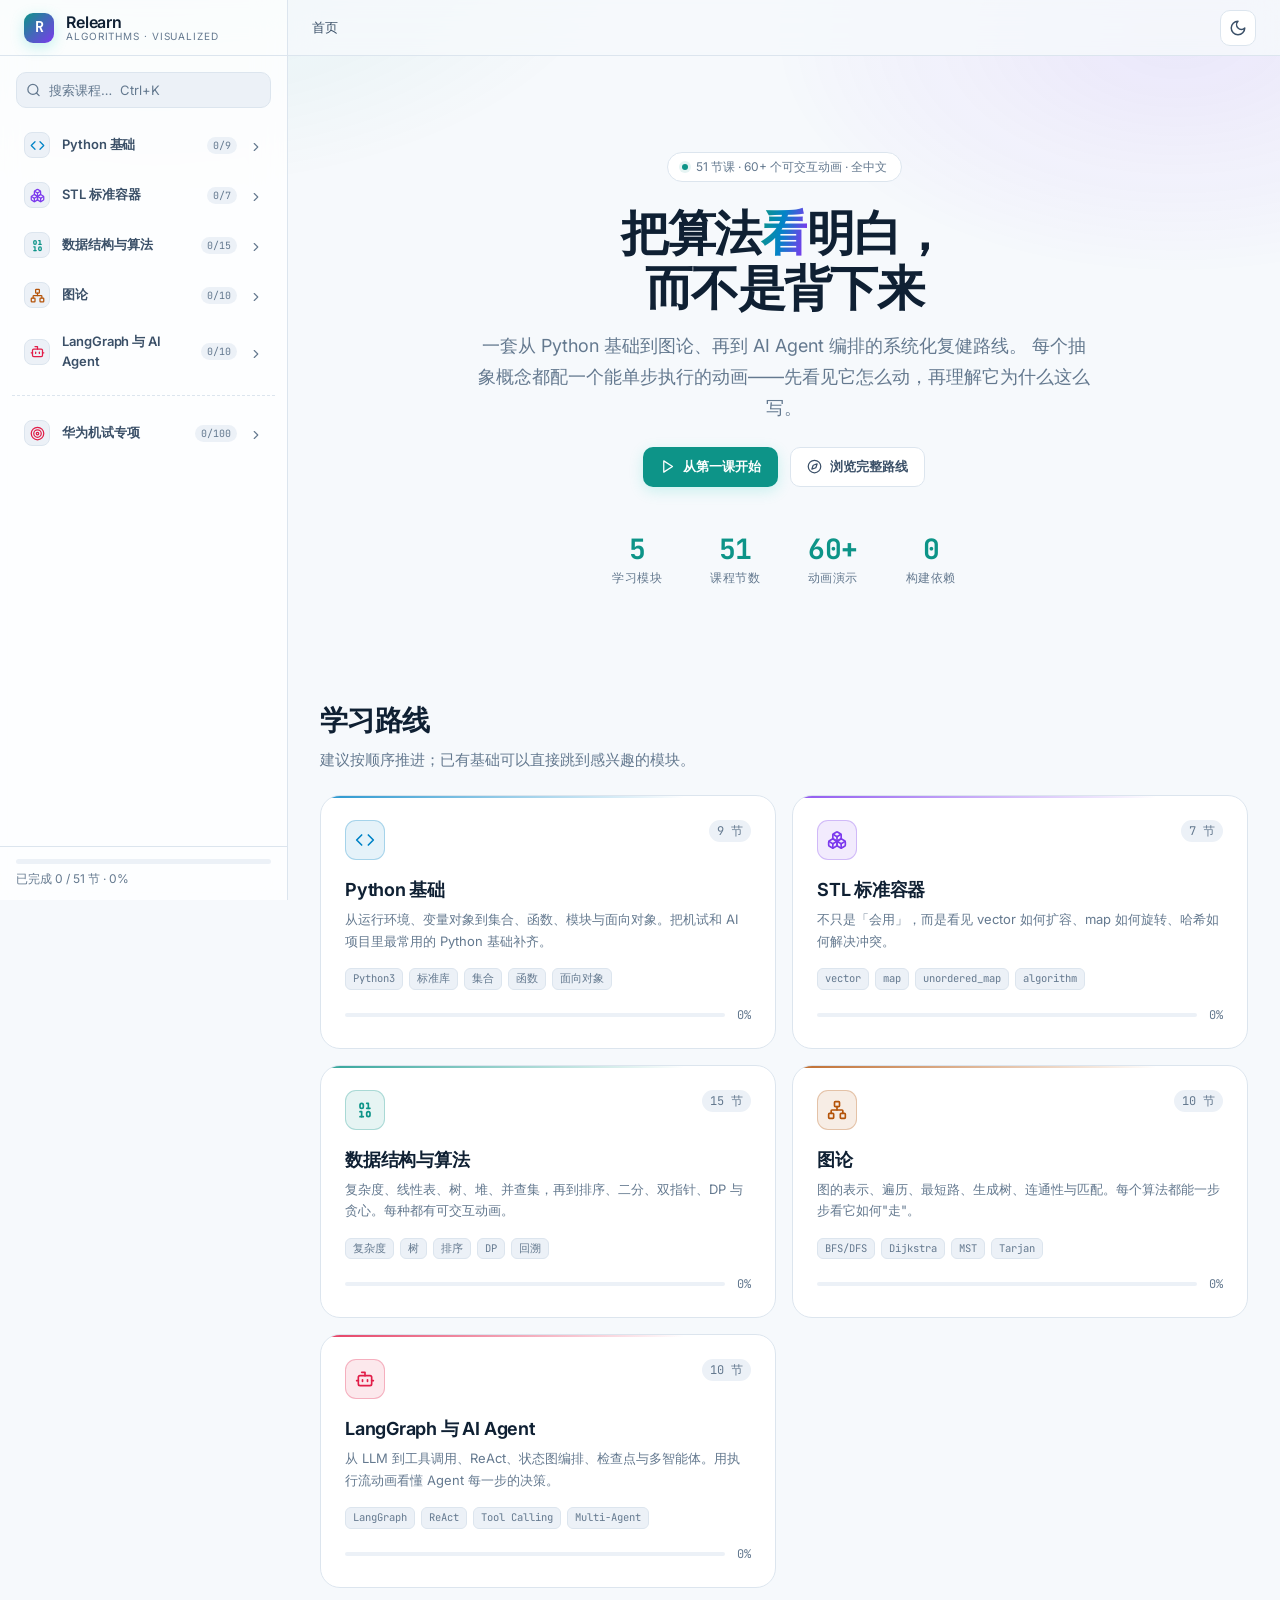
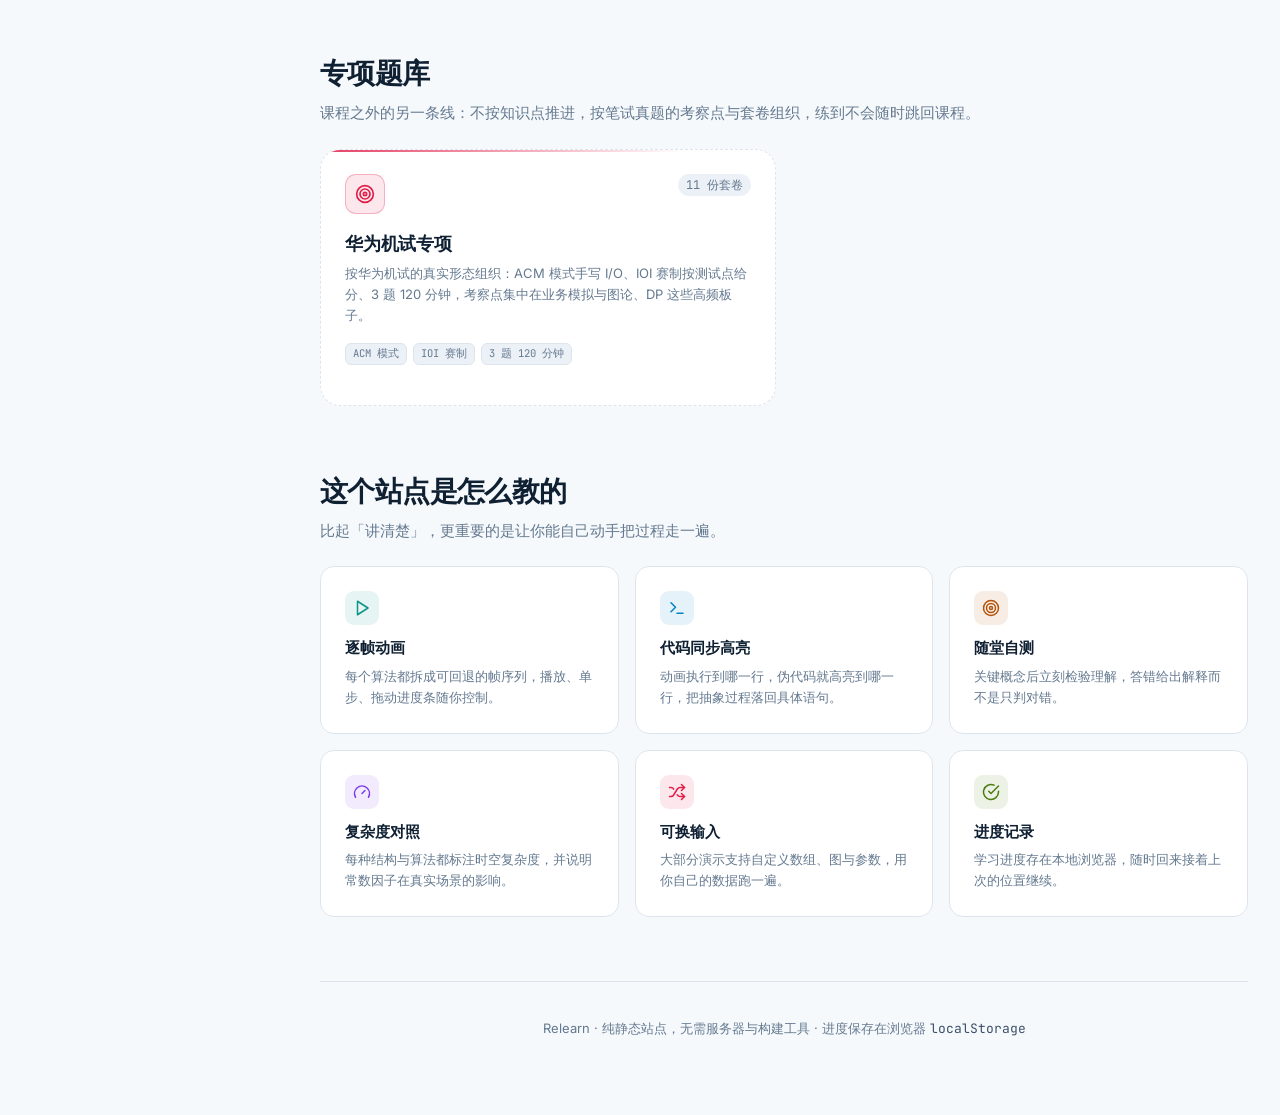
<file: index.html>
<!DOCTYPE html>
<html lang="zh-CN" data-theme="dark">
<head>
<meta charset="UTF-8">
<meta name="viewport" content="width=device-width, initial-scale=1, viewport-fit=cover">
<title>Relearn · 算法与 AI Agent 可视化学习</title>
<meta name="description" content="Python 基础、数据结构与算法、图论、LangGraph 与 AI Agent 的中文可视化学习站点，每个概念配可单步执行的动画。">
<meta name="color-scheme" content="dark light">

<link rel="preconnect" href="https://fonts.googleapis.com">
<link rel="preconnect" href="https://fonts.gstatic.com" crossorigin>
<link href="https://fonts.googleapis.com/css2?family=Inter:wght@300;400;500;600;700&family=JetBrains+Mono:wght@400;500;600;700&display=swap" rel="stylesheet">

<link rel="stylesheet" href="assets/css/tokens.css">
<link rel="stylesheet" href="assets/css/base.css">
<link rel="stylesheet" href="assets/css/prose.css">
<link rel="stylesheet" href="assets/css/viz.css">
<link rel="stylesheet" href="assets/css/home.css">

<link rel="icon" href="data:image/svg+xml,<svg xmlns='http://www.w3.org/2000/svg' viewBox='0 0 100 100'><rect width='100' height='100' rx='22' fill='%230D9488'/><text y='72' x='50' font-size='58' font-family='monospace' font-weight='700' fill='%23fff' text-anchor='middle'>R</text></svg>">
</head>
<body>

<div class="app">

  <!-- ============ 侧边栏 ============ -->
  <aside class="sidebar" id="sidebar">
    <a class="brand" href="#/">
      <span class="brand__mark">R</span>
      <span class="brand__text">
        <span class="brand__title">Relearn</span>
        <span class="brand__sub">Algorithms · Visualized</span>
      </span>
    </a>

    <div class="sidebar__search" style="position:relative">
      <div class="search-box">
        <span id="searchIco"></span>
        <input id="search" type="text" placeholder="搜索课程…  Ctrl+K" autocomplete="off" spellcheck="false" aria-label="搜索课程">
      </div>
      <div class="search-panel" id="searchPanel" role="listbox"></div>
    </div>

    <nav class="sidebar__nav" id="nav" aria-label="课程导航"></nav>

    <div class="sidebar__foot">
      <div class="progress-bar"><div class="progress-bar__fill" id="progFill"></div></div>
      <span id="progTxt">已完成 0 / 0 节</span>
    </div>
  </aside>

  <!-- ============ 主区 ============ -->
  <div class="main">
    <header class="topbar">
      <button class="icon-btn menu-btn" id="menuBtn" type="button" aria-label="打开导航"></button>
      <div class="topbar__crumb" id="crumb"></div>
      <div class="topbar__actions">
        <button class="icon-btn" id="themeBtn" type="button" aria-label="切换主题"></button>
      </div>
    </header>

    <main class="view" id="view"></main>
  </div>

</div>

<div class="scrim" id="scrim"></div>

<noscript>
  <div style="padding:40px;text-align:center;color:#B4C2DA">
    这个站点需要启用 JavaScript 才能运行动画与课程渲染。
  </div>
</noscript>

<script type="module" src="assets/js/app.js?v=py-basic-20260727"></script>
</body>
</html>
</file>
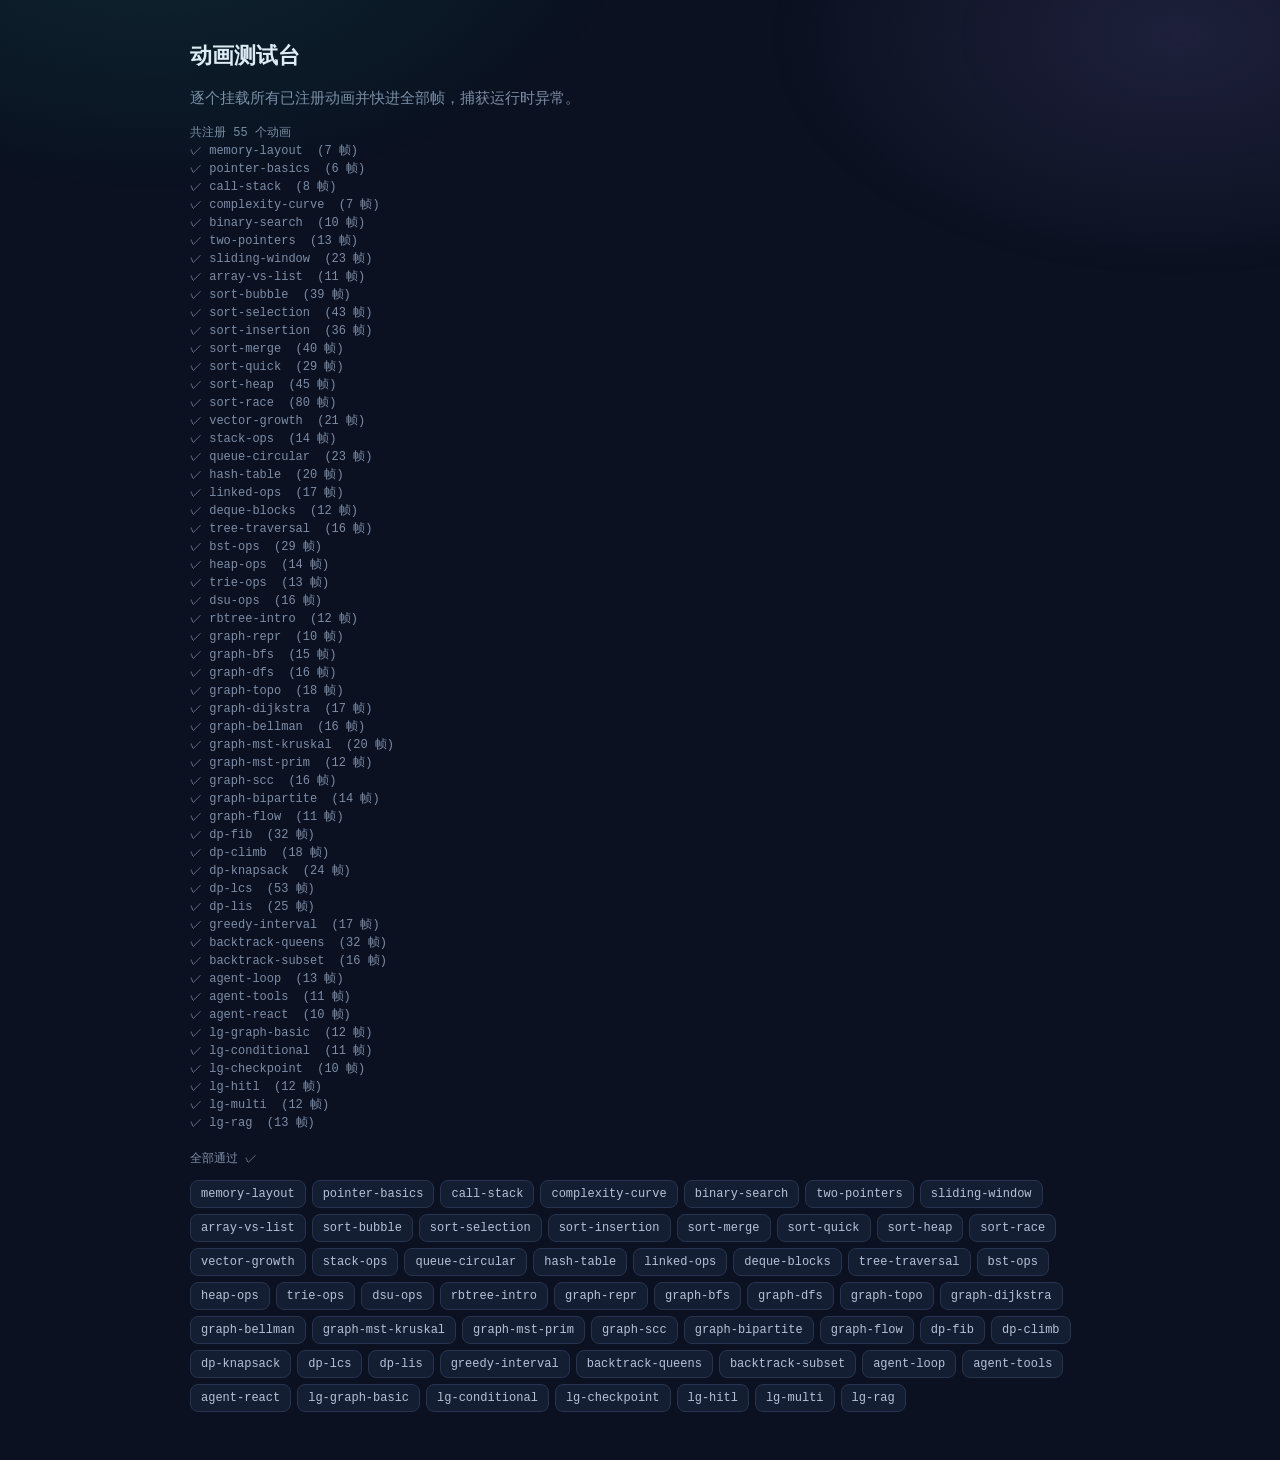
<file: tools/viz-test.html>
<!DOCTYPE html>
<html lang="zh-CN" data-theme="dark">
<head>
<meta charset="UTF-8">
<meta name="viewport" content="width=device-width, initial-scale=1">
<title>动画测试台 · Relearn</title>
<link rel="stylesheet" href="../assets/css/tokens.css">
<link rel="stylesheet" href="../assets/css/base.css">
<link rel="stylesheet" href="../assets/css/prose.css">
<link rel="stylesheet" href="../assets/css/viz.css">
<style>
  body { padding: 24px; }
  .wrap { max-width: 900px; margin: 0 auto; }
  h1 { font-size: 22px; }
  .kind-nav { display: flex; flex-wrap: wrap; gap: 6px; margin-bottom: 24px; }
  .kind-nav button {
    padding: 4px 10px; border-radius: 8px; border: 1px solid var(--border);
    background: var(--card); color: var(--fg-soft); font-size: 12px; font-family: var(--font-mono);
  }
  .kind-nav button:hover { border-color: var(--primary); color: var(--primary); }
  .kind-nav button.bad { border-color: var(--danger); color: var(--danger); }
  #report { font-family: var(--font-mono); font-size: 12px; color: var(--fg-muted); white-space: pre-wrap; margin: 12px 0; }
</style>
</head>
<body>
<div class="wrap">
  <h1>动画测试台</h1>
  <p style="color:var(--fg-muted)">逐个挂载所有已注册动画并快进全部帧，捕获运行时异常。</p>
  <div id="report">加载中…</div>
  <div class="kind-nav" id="nav"></div>
  <div id="stage"></div>
</div>
<script type="module">
import { mountViz, VIZ_KINDS } from '../assets/js/viz/index.js';

const report = document.getElementById('report');
const nav = document.getElementById('nav');
const stageBox = document.getElementById('stage');
const results = {};

async function smokeTest(kind) {
  // 挂载 → 快进每一帧 → 收集异常
  const host = document.createElement('div');
  stageBox.innerHTML = '';
  stageBox.appendChild(host);
  const errs = [];
  const origErr = console.error;
  console.error = (...a) => { errs.push(a.map(String).join(' ')); origErr(...a); };
  let p = null;
  try {
    p = mountViz(kind, host, {});
    if (!p) throw new Error('factory 返回空');
    const n = p.frames.length;
    for (let i = 0; i < n; i++) p.go(i, true);
    p.go(0, true);
    results[kind] = { ok: errs.length === 0, frames: n, errs };
  } catch (e) {
    results[kind] = { ok: false, frames: p?.frames?.length ?? 0, errs: [...errs, e.message] };
  } finally {
    console.error = origErr;
    p?.pause?.();
  }
  return results[kind];
}

function show(kind) {
  stageBox.innerHTML = '';
  const host = document.createElement('div');
  stageBox.appendChild(host);
  try { mountViz(kind, host, {}); } catch (e) { stageBox.textContent = `挂载失败: ${e.message}`; }
  location.hash = kind;
}

const lines = [`共注册 ${VIZ_KINDS.length} 个动画`];
report.textContent = lines.join('\n');

for (const kind of VIZ_KINDS) {
  const r = await smokeTest(kind);
  lines.push(`${r.ok ? '✓' : '✗'} ${kind}  (${r.frames} 帧)${r.errs.length ? '  ' + r.errs[0].slice(0, 120) : ''}`);
  report.textContent = lines.join('\n');
}

const bad = Object.entries(results).filter(([, r]) => !r.ok);
lines.push('', bad.length ? `${bad.length} 个动画有问题：${bad.map(([k]) => k).join(', ')}` : '全部通过 ✓');
report.textContent = lines.join('\n');
window.__VIZ_RESULTS__ = results;

VIZ_KINDS.forEach((k) => {
  const b = document.createElement('button');
  b.textContent = k;
  if (!results[k]?.ok) b.classList.add('bad');
  b.onclick = () => show(k);
  nav.appendChild(b);
});

stageBox.innerHTML = '';
if (location.hash.slice(1) && VIZ_KINDS.includes(location.hash.slice(1))) show(location.hash.slice(1));
</script>
</body>
</html>
</file>
<file: assets/css/tokens.css>
/* ============================================================
   Relearn 设计令牌
   深色优先的开发者工具风格：Slate 底 + Teal 主色 + Amber 强调
   ============================================================ */

:root {
  /* ---------- 色板：深色（默认） ---------- */
  --bg:            #0B1120;
  --bg-elev:       #111A2E;
  --card:          #141E33;
  --card-hover:    #1A2540;
  --muted:         #1B2740;
  --border:        #26344F;
  --border-strong: #3A4C6E;

  --fg:            #E8EEF9;
  --fg-soft:       #B4C2DA;
  --fg-muted:      #7D8DA8;

  --primary:       #2DD4BF;
  --primary-deep:  #0D9488;
  --primary-soft:  rgba(45, 212, 191, 0.12);
  --on-primary:    #06231F;

  --accent:        #FBBF24;
  --accent-soft:   rgba(251, 191, 36, 0.13);
  --on-accent:     #2A1D00;

  --violet:        #A78BFA;
  --violet-soft:   rgba(167, 139, 250, 0.14);
  --rose:          #FB7185;
  --rose-soft:     rgba(251, 113, 133, 0.13);
  --sky:           #38BDF8;
  --sky-soft:      rgba(56, 189, 248, 0.13);
  --lime:          #A3E635;
  --lime-soft:     rgba(163, 230, 53, 0.13);

  --ok:            #34D399;
  --ok-soft:       rgba(52, 211, 153, 0.13);
  --warn:          #FBBF24;
  --danger:        #F87171;
  --danger-soft:   rgba(248, 113, 113, 0.13);

  /* 可视化专用语义色（数据结构状态） */
  --viz-idle:      #33415C;
  --viz-idle-fg:   #C6D2E6;
  --viz-active:    #2DD4BF;   /* 当前操作对象 */
  --viz-compare:   #FBBF24;   /* 正在比较 */
  --viz-done:      #34D399;   /* 已完成/已确定 */
  --viz-visited:   #A78BFA;   /* 已访问 */
  --viz-path:      #FB7185;   /* 结果路径 */
  --viz-pivot:     #38BDF8;   /* 枢轴/关键元素 */
  --viz-dim:       #223052;   /* 淡出/无关 */

  /* 语法高亮 */
  --syn-key:       #FF7B9C;
  --syn-type:      #7DD3FC;
  --syn-str:       #A3E635;
  --syn-num:       #FBBF24;
  --syn-com:       #64748B;
  --syn-fn:        #C4B5FD;
  --syn-pre:       #F0ABFC;
  --syn-op:        #94A3B8;

  /* ---------- 排版 ---------- */
  --font-sans: "Inter", "IBM Plex Sans", -apple-system, BlinkMacSystemFont,
               "Segoe UI", "PingFang SC", "Microsoft YaHei", "Hiragino Sans GB",
               "Noto Sans SC", sans-serif;
  --font-mono: "JetBrains Mono", "Cascadia Code", "Fira Code", Consolas,
               "Courier New", "Noto Sans Mono SC", monospace;

  --fs-xs:   0.75rem;
  --fs-sm:   0.8125rem;
  --fs-base: 0.9375rem;
  --fs-md:   1rem;
  --fs-lg:   1.125rem;
  --fs-xl:   1.375rem;
  --fs-2xl:  1.75rem;
  --fs-3xl:  2.25rem;
  --fs-4xl:  3rem;

  --lh-tight: 1.25;
  --lh-base:  1.5;
  --lh-loose: 1.8;

  /* ---------- 间距（density 6/10：标准） ---------- */
  --sp-1:  4px;
  --sp-2:  8px;
  --sp-3:  12px;
  --sp-4:  16px;
  --sp-5:  24px;
  --sp-6:  32px;
  --sp-7:  48px;
  --sp-8:  64px;

  /* ---------- 圆角 / 阴影 ---------- */
  --r-sm: 6px;
  --r-md: 10px;
  --r-lg: 14px;
  --r-xl: 20px;
  --r-full: 999px;

  --shadow-sm: 0 1px 2px rgba(0, 0, 0, 0.3);
  --shadow-md: 0 4px 16px rgba(0, 0, 0, 0.35);
  --shadow-lg: 0 12px 40px rgba(0, 0, 0, 0.45);
  --shadow-glow: 0 0 0 1px var(--primary-soft), 0 8px 30px rgba(45, 212, 191, 0.12);

  /* ---------- 动效 ---------- */
  --ease-out: cubic-bezier(0.16, 1, 0.3, 1);
  --ease-io:  cubic-bezier(0.4, 0, 0.2, 1);
  --t-fast:   140ms;
  --t-base:   220ms;
  --t-slow:   380ms;

  /* ---------- 布局 ---------- */
  --sidebar-w: 288px;
  --topbar-h:  56px;
  --toc-w:     220px;
  --content-max: 860px;
}

/* ---------- 浅色主题 ---------- */
[data-theme="light"] {
  --bg:            #F6F9FC;
  --bg-elev:       #FFFFFF;
  --card:          #FFFFFF;
  --card-hover:    #F1F6FA;
  --muted:         #ECF1F7;
  --border:        #DCE5EE;
  --border-strong: #B9C7D8;

  --fg:            #0F2033;
  --fg-soft:       #3B5068;
  --fg-muted:      #64798F;

  --primary:       #0D9488;
  --primary-deep:  #0F766E;
  --primary-soft:  rgba(13, 148, 136, 0.10);
  --on-primary:    #FFFFFF;

  --accent:        #B45309;
  --accent-soft:   rgba(180, 83, 9, 0.10);
  --on-accent:     #FFFFFF;

  --violet:        #7C3AED;
  --violet-soft:   rgba(124, 58, 237, 0.10);
  --rose:          #E11D48;
  --rose-soft:     rgba(225, 29, 72, 0.10);
  --sky:           #0284C7;
  --sky-soft:      rgba(2, 132, 199, 0.10);
  --lime:          #4D7C0F;
  --lime-soft:     rgba(77, 124, 15, 0.10);

  --ok:            #047857;
  --ok-soft:       rgba(4, 120, 87, 0.10);
  --warn:          #B45309;
  --danger:        #DC2626;
  --danger-soft:   rgba(220, 38, 38, 0.10);

  --viz-idle:      #CBD8E6;
  --viz-idle-fg:   #1E293B;
  --viz-active:    #0D9488;
  --viz-compare:   #B45309;
  --viz-done:      #047857;
  --viz-visited:   #7C3AED;
  --viz-path:      #E11D48;
  --viz-pivot:     #0284C7;
  --viz-dim:       #E4EBF2;

  --syn-key:       #BE185D;
  --syn-type:      #0369A1;
  --syn-str:       #3F6212;
  --syn-num:       #B45309;
  --syn-com:       #6B7C93;
  --syn-fn:        #6D28D9;
  --syn-pre:       #A21CAF;
  --syn-op:        #475569;

  --shadow-sm: 0 1px 2px rgba(15, 32, 51, 0.06);
  --shadow-md: 0 4px 16px rgba(15, 32, 51, 0.08);
  --shadow-lg: 0 12px 40px rgba(15, 32, 51, 0.12);
  --shadow-glow: 0 0 0 1px var(--primary-soft), 0 8px 30px rgba(13, 148, 136, 0.10);
}
</file>
<file: assets/css/base.css>
/* ============================================================
   Relearn 基础样式：重置、排版、布局骨架、导航
   ============================================================ */

*, *::before, *::after { box-sizing: border-box; }

html {
  -webkit-text-size-adjust: 100%;
  scroll-behavior: smooth;
}

body {
  margin: 0;
  font-family: var(--font-sans);
  font-size: var(--fs-base);
  line-height: var(--lh-base);
  color: var(--fg);
  background: var(--bg);
  -webkit-font-smoothing: antialiased;
  -moz-osx-font-smoothing: grayscale;
  overflow-x: hidden;
}

::selection { background: var(--primary-soft); color: var(--fg); }

/* 滚动条 */
* { scrollbar-width: thin; scrollbar-color: var(--border-strong) transparent; }
::-webkit-scrollbar { width: 10px; height: 10px; }
::-webkit-scrollbar-track { background: transparent; }
::-webkit-scrollbar-thumb {
  background: var(--border);
  border-radius: var(--r-full);
  border: 2px solid var(--bg);
}
::-webkit-scrollbar-thumb:hover { background: var(--border-strong); }

a { color: var(--primary); text-decoration: none; }
a:hover { text-decoration: underline; }

button, input, select, textarea { font: inherit; color: inherit; }
button { cursor: pointer; }

:focus-visible {
  outline: 2px solid var(--primary);
  outline-offset: 2px;
  border-radius: var(--r-sm);
}

/* 背景氛围光 */
body::before {
  content: "";
  position: fixed;
  inset: 0;
  pointer-events: none;
  z-index: 0;
  background:
    radial-gradient(760px 420px at 12% -8%, var(--primary-soft), transparent 65%),
    radial-gradient(680px 400px at 92% 4%, var(--violet-soft), transparent 62%);
  opacity: 0.9;
}

/* ============================================================
   应用骨架
   ============================================================ */

.app {
  position: relative;
  z-index: 1;
  display: grid;
  grid-template-columns: var(--sidebar-w) minmax(0, 1fr);
  min-height: 100vh;
}

/* ---------- 顶栏 ---------- */
.topbar {
  position: sticky;
  top: 0;
  z-index: 40;
  height: var(--topbar-h);
  display: flex;
  align-items: center;
  gap: var(--sp-3);
  padding: 0 var(--sp-5);
  background: color-mix(in srgb, var(--bg) 82%, transparent);
  backdrop-filter: blur(14px);
  -webkit-backdrop-filter: blur(14px);
  border-bottom: 1px solid var(--border);
}

.topbar__crumb {
  font-size: var(--fs-sm);
  color: var(--fg-muted);
  display: flex;
  align-items: center;
  gap: var(--sp-2);
  min-width: 0;
  flex: 1;
}
.topbar__crumb b { color: var(--fg-soft); font-weight: 500; }
.topbar__crumb .sep { opacity: 0.5; }

.topbar__actions { display: flex; align-items: center; gap: var(--sp-2); }

.icon-btn {
  display: inline-flex;
  align-items: center;
  justify-content: center;
  width: 36px;
  height: 36px;
  border-radius: var(--r-md);
  border: 1px solid var(--border);
  background: var(--card);
  color: var(--fg-soft);
  transition: background var(--t-fast) var(--ease-io),
              color var(--t-fast) var(--ease-io),
              border-color var(--t-fast) var(--ease-io);
}
.icon-btn:hover { background: var(--card-hover); color: var(--fg); border-color: var(--border-strong); }
.icon-btn svg { width: 18px; height: 18px; }

.menu-btn { display: none; }

/* ---------- 侧边栏 ---------- */
.sidebar {
  position: sticky;
  top: 0;
  height: 100vh;
  display: flex;
  flex-direction: column;
  background: color-mix(in srgb, var(--bg-elev) 78%, transparent);
  backdrop-filter: blur(16px);
  -webkit-backdrop-filter: blur(16px);
  border-right: 1px solid var(--border);
  z-index: 50;
}

.brand {
  display: flex;
  align-items: center;
  gap: var(--sp-3);
  height: var(--topbar-h);
  padding: 0 var(--sp-5);
  border-bottom: 1px solid var(--border);
  flex-shrink: 0;
  text-decoration: none;
}
.brand:hover { text-decoration: none; }

.brand__mark {
  width: 30px; height: 30px;
  border-radius: 9px;
  background: linear-gradient(135deg, var(--primary), var(--violet));
  display: grid; place-items: center;
  color: var(--on-primary);
  font-weight: 700;
  font-size: 15px;
  font-family: var(--font-mono);
  flex-shrink: 0;
  box-shadow: 0 4px 14px rgba(45, 212, 191, 0.28);
}
.brand__text { display: flex; flex-direction: column; line-height: 1.15; min-width: 0; }
.brand__title { font-weight: 600; font-size: var(--fs-md); color: var(--fg); letter-spacing: -0.01em; }
.brand__sub { font-size: 10px; color: var(--fg-muted); letter-spacing: 0.09em; text-transform: uppercase; }

.sidebar__search { padding: var(--sp-4) var(--sp-4) var(--sp-2); flex-shrink: 0; }

.search-box { position: relative; }
.search-box svg {
  position: absolute; left: 10px; top: 50%;
  transform: translateY(-50%);
  width: 15px; height: 15px;
  color: var(--fg-muted);
  pointer-events: none;
}
.search-box input {
  width: 100%;
  height: 36px;
  padding: 0 var(--sp-3) 0 32px;
  border-radius: var(--r-md);
  border: 1px solid var(--border);
  background: var(--muted);
  color: var(--fg);
  font-size: var(--fs-sm);
  transition: border-color var(--t-fast) var(--ease-io), background var(--t-fast) var(--ease-io);
}
.search-box input::placeholder { color: var(--fg-muted); }
.search-box input:focus {
  outline: none;
  border-color: var(--primary);
  background: var(--card);
  box-shadow: 0 0 0 3px var(--primary-soft);
}

.sidebar__nav {
  flex: 1;
  overflow-y: auto;
  padding: var(--sp-2) var(--sp-3) var(--sp-6);
}

.nav-group { margin-bottom: var(--sp-2); }

.nav-group__head {
  width: 100%;
  display: flex;
  align-items: center;
  gap: var(--sp-3);
  padding: var(--sp-2) var(--sp-3);
  border: none;
  background: transparent;
  border-radius: var(--r-md);
  text-align: left;
  color: var(--fg-soft);
  transition: background var(--t-fast) var(--ease-io), color var(--t-fast) var(--ease-io);
}
.nav-group__head:hover { background: var(--card); color: var(--fg); }

.nav-group__icon {
  width: 26px; height: 26px;
  flex-shrink: 0;
  display: grid; place-items: center;
  border-radius: 8px;
  background: var(--muted);
  color: var(--tone, var(--primary));
  border: 1px solid var(--border);
}
.nav-group__icon svg { width: 15px; height: 15px; }

.nav-group__label { flex: 1; font-size: var(--fs-sm); font-weight: 600; letter-spacing: -0.005em; }

.nav-group__count {
  font-size: 10px;
  font-family: var(--font-mono);
  color: var(--fg-muted);
  background: var(--muted);
  padding: 1px 6px;
  border-radius: var(--r-full);
  flex-shrink: 0;
}

.nav-group__chev {
  width: 14px; height: 14px;
  flex-shrink: 0;
  color: var(--fg-muted);
  transition: transform var(--t-base) var(--ease-io);
}
.nav-group.is-open .nav-group__chev { transform: rotate(90deg); }

.nav-group__items {
  display: none;
  padding: var(--sp-1) 0 var(--sp-2) 0;
  margin-left: 26px;
  border-left: 1px solid var(--border);
}
.nav-group.is-open .nav-group__items { display: block; animation: navIn var(--t-base) var(--ease-out); }

@keyframes navIn {
  from { opacity: 0; transform: translateY(-4px); }
  to   { opacity: 1; transform: translateY(0); }
}

.nav-item {
  display: flex;
  align-items: center;
  gap: var(--sp-2);
  padding: 6px var(--sp-3) 6px 14px;
  margin-left: -1px;
  border-left: 2px solid transparent;
  color: var(--fg-muted);
  font-size: var(--fs-sm);
  cursor: pointer;
  transition: color var(--t-fast) var(--ease-io), border-color var(--t-fast) var(--ease-io);
}
.nav-item:hover { color: var(--fg); text-decoration: none; }
.nav-item.is-active {
  color: var(--primary);
  border-left-color: var(--primary);
  font-weight: 600;
  background: linear-gradient(90deg, var(--primary-soft), transparent 70%);
}
.nav-item.is-done .nav-item__dot { background: var(--ok); border-color: var(--ok); }

.nav-item__dot {
  width: 6px; height: 6px;
  border-radius: 50%;
  border: 1px solid var(--border-strong);
  background: transparent;
  flex-shrink: 0;
  transition: background var(--t-fast), border-color var(--t-fast);
}
.nav-item__text { flex: 1; min-width: 0; overflow: hidden; text-overflow: ellipsis; white-space: nowrap; }

/* 题库分区：与课程模块之间拉一条分隔线，视觉上说明这是另一条线 */
.nav-group--bank {
  margin-top: var(--sp-4);
  padding-top: var(--sp-4);
  border-top: 1px dashed var(--border);
}
.nav-group--bank .nav-item--all {
  color: var(--fg-soft);
  font-weight: 600;
}
.nav-group--bank .nav-item--all .nav-item__dot {
  border-radius: 2px;
  border-color: var(--rose);
}

.sidebar__foot {
  flex-shrink: 0;
  padding: var(--sp-3) var(--sp-4);
  border-top: 1px solid var(--border);
  font-size: var(--fs-xs);
  color: var(--fg-muted);
}

.progress-bar {
  height: 5px;
  border-radius: var(--r-full);
  background: var(--muted);
  overflow: hidden;
  margin-bottom: 6px;
}
.progress-bar__fill {
  height: 100%;
  width: 0%;
  border-radius: var(--r-full);
  background: linear-gradient(90deg, var(--primary), var(--lime));
  transition: width var(--t-slow) var(--ease-out);
}

/* ---------- 主区 ---------- */
.main { display: flex; flex-direction: column; min-width: 0; }

.view {
  flex: 1;
  padding: var(--sp-6) var(--sp-6) var(--sp-8);
  min-width: 0;
}

.lesson-layout {
  display: grid;
  grid-template-columns: minmax(0, 1fr) var(--toc-w);
  gap: var(--sp-6);
  max-width: calc(var(--content-max) + var(--toc-w) + var(--sp-6));
  margin: 0 auto;
}

.lesson-body { min-width: 0; }

/* ---------- 目录 (TOC) ---------- */
.toc {
  position: sticky;
  top: calc(var(--topbar-h) + var(--sp-5));
  align-self: start;
  max-height: calc(100vh - var(--topbar-h) - var(--sp-8));
  overflow-y: auto;
  font-size: var(--fs-sm);
  padding-left: var(--sp-4);
  border-left: 1px solid var(--border);
}
.toc__title {
  font-size: 10px;
  text-transform: uppercase;
  letter-spacing: 0.1em;
  color: var(--fg-muted);
  margin-bottom: var(--sp-3);
  font-weight: 600;
}
.toc a {
  display: block;
  padding: 4px 0;
  color: var(--fg-muted);
  border-left: 2px solid transparent;
  margin-left: -17px;
  padding-left: 15px;
  transition: color var(--t-fast), border-color var(--t-fast);
  line-height: 1.4;
}
.toc a:hover { color: var(--fg); text-decoration: none; }
.toc a.is-active { color: var(--primary); border-left-color: var(--primary); font-weight: 500; }
.toc a.lv-3 { padding-left: 27px; font-size: var(--fs-xs); }

/* ---------- 遮罩（移动端侧栏） ---------- */
.scrim {
  position: fixed;
  inset: 0;
  background: rgba(3, 8, 18, 0.6);
  backdrop-filter: blur(2px);
  z-index: 45;
  opacity: 0;
  pointer-events: none;
  transition: opacity var(--t-base) var(--ease-io);
}
.scrim.is-on { opacity: 1; pointer-events: auto; }

/* ============================================================
   响应式
   ============================================================ */

@media (max-width: 1180px) {
  .lesson-layout { grid-template-columns: minmax(0, 1fr); }
  .toc { display: none; }
}

@media (max-width: 900px) {
  .app { grid-template-columns: minmax(0, 1fr); }
  .sidebar {
    position: fixed;
    left: 0; top: 0; bottom: 0;
    width: min(86vw, var(--sidebar-w));
    transform: translateX(-102%);
    transition: transform var(--t-base) var(--ease-out);
    background: var(--bg-elev);
  }
  .sidebar.is-open { transform: translateX(0); box-shadow: var(--shadow-lg); }
  .menu-btn { display: inline-flex; }
  .view { padding: var(--sp-5) var(--sp-4) var(--sp-8); }
  .topbar { padding: 0 var(--sp-4); }
}

@media (max-width: 560px) {
  :root { --fs-3xl: 1.75rem; --fs-4xl: 2rem; --fs-2xl: 1.5rem; }
  .view { padding: var(--sp-4) var(--sp-3) var(--sp-7); }
}

/* ---------- 无障碍：减少动效 ---------- */
@media (prefers-reduced-motion: reduce) {
  *, *::before, *::after {
    animation-duration: 0.01ms !important;
    animation-iteration-count: 1 !important;
    transition-duration: 0.01ms !important;
    scroll-behavior: auto !important;
  }
}

.sr-only {
  position: absolute;
  width: 1px; height: 1px;
  padding: 0; margin: -1px;
  overflow: hidden;
  clip: rect(0, 0, 0, 0);
  white-space: nowrap;
  border: 0;
}
</file>
<file: assets/css/prose.css>
/* ============================================================
   课程正文排版 + 内容组件
   ============================================================ */

.prose { max-width: var(--content-max); font-size: var(--fs-md); line-height: var(--lh-loose); }

/* ---------- 标题 ---------- */
.prose h1 {
  font-size: var(--fs-3xl);
  line-height: 1.2;
  font-weight: 700;
  letter-spacing: -0.025em;
  margin: 0 0 var(--sp-3);
  color: var(--fg);
}
.prose h2 {
  font-size: var(--fs-xl);
  font-weight: 650;
  letter-spacing: -0.015em;
  margin: var(--sp-7) 0 var(--sp-4);
  padding-top: var(--sp-2);
  scroll-margin-top: calc(var(--topbar-h) + 20px);
  display: flex;
  align-items: center;
  gap: var(--sp-3);
  color: var(--fg);
}
.prose h2::before {
  content: "";
  width: 3px;
  height: 1.05em;
  border-radius: var(--r-full);
  background: linear-gradient(180deg, var(--primary), var(--violet));
  flex-shrink: 0;
}
.prose h3 {
  font-size: var(--fs-lg);
  font-weight: 600;
  margin: var(--sp-6) 0 var(--sp-3);
  scroll-margin-top: calc(var(--topbar-h) + 20px);
  color: var(--fg);
}
.prose h4 {
  font-size: var(--fs-md);
  font-weight: 600;
  margin: var(--sp-5) 0 var(--sp-2);
  color: var(--fg-soft);
}

.prose p { margin: 0 0 var(--sp-4); color: var(--fg-soft); }
.prose strong { color: var(--fg); font-weight: 650; }
.prose em { color: var(--accent); font-style: normal; font-weight: 500; }

.prose ul, .prose ol { margin: 0 0 var(--sp-4); padding-left: 1.35em; color: var(--fg-soft); }
.prose li { margin-bottom: var(--sp-2); }
.prose li::marker { color: var(--primary); }
.prose ul ul, .prose ol ol, .prose ul ol, .prose ol ul { margin: var(--sp-2) 0 0; }

.prose hr {
  border: none;
  border-top: 1px solid var(--border);
  margin: var(--sp-6) 0;
}

/* 行内代码 */
.prose code {
  font-family: var(--font-mono);
  font-size: 0.86em;
  background: var(--muted);
  color: var(--primary);
  padding: 0.15em 0.42em;
  border-radius: var(--r-sm);
  border: 1px solid var(--border);
  white-space: nowrap;
}

.prose blockquote {
  margin: 0 0 var(--sp-4);
  padding: var(--sp-3) var(--sp-4);
  border-left: 3px solid var(--border-strong);
  background: var(--muted);
  border-radius: 0 var(--r-md) var(--r-md) 0;
  color: var(--fg-muted);
}
.prose blockquote p:last-child { margin-bottom: 0; }

/* ---------- 课程头部 ---------- */
.lesson-head { margin-bottom: var(--sp-6); }

.lesson-head__meta {
  display: flex;
  align-items: center;
  gap: var(--sp-2);
  flex-wrap: wrap;
  margin-bottom: var(--sp-3);
}

.chip {
  display: inline-flex;
  align-items: center;
  gap: 5px;
  font-size: var(--fs-xs);
  font-weight: 500;
  padding: 3px 10px;
  border-radius: var(--r-full);
  border: 1px solid var(--border);
  background: var(--muted);
  color: var(--fg-muted);
  white-space: nowrap;
}
.chip svg { width: 12px; height: 12px; }
.chip--primary { background: var(--primary-soft); color: var(--primary); border-color: transparent; }
.chip--accent  { background: var(--accent-soft);  color: var(--accent);  border-color: transparent; }
.chip--violet  { background: var(--violet-soft);  color: var(--violet);  border-color: transparent; }
.chip--sky     { background: var(--sky-soft);     color: var(--sky);     border-color: transparent; }
.chip--rose    { background: var(--rose-soft);    color: var(--rose);    border-color: transparent; }
.chip--ok      { background: var(--ok-soft);      color: var(--ok);      border-color: transparent; }

.lesson-head__lede {
  font-size: var(--fs-lg);
  line-height: 1.65;
  color: var(--fg-muted);
  margin: 0;
}

/* ---------- 提示框 ---------- */
.callout {
  display: flex;
  gap: var(--sp-3);
  padding: var(--sp-4);
  border-radius: var(--r-lg);
  border: 1px solid var(--border);
  background: var(--card);
  margin: 0 0 var(--sp-4);
  border-left-width: 3px;
  font-size: var(--fs-base);
}
.callout__icon { flex-shrink: 0; width: 18px; height: 18px; margin-top: 3px; }
.callout__body { min-width: 0; flex: 1; }
.callout__body > :last-child { margin-bottom: 0; }
.callout__title { font-weight: 650; margin-bottom: 4px; color: var(--fg); }
.callout p { margin-bottom: var(--sp-2); color: var(--fg-soft); }
.callout ul, .callout ol { margin-bottom: 0; }

.callout--tip    { border-left-color: var(--primary); }
.callout--tip    .callout__icon { color: var(--primary); }
.callout--warn   { border-left-color: var(--warn); background: var(--accent-soft); }
.callout--warn   .callout__icon { color: var(--warn); }
.callout--danger { border-left-color: var(--danger); background: var(--danger-soft); }
.callout--danger .callout__icon { color: var(--danger); }
.callout--note   { border-left-color: var(--sky); }
.callout--note   .callout__icon { color: var(--sky); }
.callout--key    { border-left-color: var(--violet); background: var(--violet-soft); }
.callout--key    .callout__icon { color: var(--violet); }

/* ---------- 代码块 ---------- */
.codeblock {
  position: relative;
  margin: 0 0 var(--sp-5);
  border-radius: var(--r-lg);
  border: 1px solid var(--border);
  background: var(--bg-elev);
  overflow: hidden;
  box-shadow: var(--shadow-sm);
}

.codeblock__bar {
  display: flex;
  align-items: center;
  gap: var(--sp-2);
  padding: var(--sp-2) var(--sp-3);
  background: var(--muted);
  border-bottom: 1px solid var(--border);
  font-size: var(--fs-xs);
  color: var(--fg-muted);
  font-family: var(--font-mono);
}
.codeblock__dots { display: flex; gap: 5px; margin-right: 4px; }
.codeblock__dots i { width: 9px; height: 9px; border-radius: 50%; display: block; }
.codeblock__dots i:nth-child(1) { background: #FF5F57; }
.codeblock__dots i:nth-child(2) { background: #FEBC2E; }
.codeblock__dots i:nth-child(3) { background: #28C840; }
.codeblock__name { flex: 1; overflow: hidden; text-overflow: ellipsis; white-space: nowrap; }

.copy-btn {
  display: inline-flex;
  align-items: center;
  gap: 4px;
  padding: 3px 8px;
  border-radius: var(--r-sm);
  border: 1px solid var(--border);
  background: var(--card);
  color: var(--fg-muted);
  font-size: var(--fs-xs);
  font-family: var(--font-sans);
  transition: all var(--t-fast) var(--ease-io);
}
.copy-btn:hover { color: var(--primary); border-color: var(--primary); background: var(--primary-soft); }
.copy-btn svg { width: 12px; height: 12px; }
.copy-btn.is-ok { color: var(--ok); border-color: var(--ok); background: var(--ok-soft); }

.codeblock pre {
  margin: 0;
  padding: var(--sp-4);
  overflow-x: auto;
  font-family: var(--font-mono);
  font-size: var(--fs-sm);
  line-height: 1.72;
  tab-size: 2;
}
.codeblock code { font-family: inherit; background: none; border: none; padding: 0; color: var(--fg); white-space: pre; }

/* 语法高亮 token */
.tk-key  { color: var(--syn-key);  font-weight: 500; }
.tk-type { color: var(--syn-type); }
.tk-str  { color: var(--syn-str); }
.tk-num  { color: var(--syn-num); }
.tk-com  { color: var(--syn-com); font-style: italic; }
.tk-fn   { color: var(--syn-fn); }
.tk-pre  { color: var(--syn-pre); }
.tk-op   { color: var(--syn-op); }

/* 行高亮 */
.codeblock .line-hl {
  display: inline-block;
  width: 100%;
  background: var(--primary-soft);
  box-shadow: inset 3px 0 0 var(--primary);
}

/* ---------- 表格 ---------- */
.table-wrap {
  overflow-x: auto;
  margin: 0 0 var(--sp-5);
  border-radius: var(--r-lg);
  border: 1px solid var(--border);
  background: var(--card);
}
.prose table {
  width: 100%;
  border-collapse: collapse;
  font-size: var(--fs-sm);
  min-width: 460px;
}
.prose thead th {
  text-align: left;
  padding: var(--sp-3) var(--sp-4);
  background: var(--muted);
  color: var(--fg);
  font-weight: 600;
  border-bottom: 1px solid var(--border);
  white-space: nowrap;
}
.prose tbody td {
  padding: var(--sp-3) var(--sp-4);
  border-bottom: 1px solid var(--border);
  color: var(--fg-soft);
  vertical-align: top;
}
.prose tbody tr:last-child td { border-bottom: none; }
.prose tbody tr:hover { background: var(--card-hover); }
.prose td code, .prose th code { white-space: nowrap; }

/* 复杂度徽标 */
.cx {
  font-family: var(--font-mono);
  font-size: 0.85em;
  padding: 2px 7px;
  border-radius: var(--r-sm);
  white-space: nowrap;
  font-weight: 500;
}
.cx--good { background: var(--ok-soft);     color: var(--ok); }
.cx--mid  { background: var(--accent-soft); color: var(--accent); }
.cx--bad  { background: var(--danger-soft); color: var(--danger); }

/* ---------- 卡片网格 ---------- */
.card-grid {
  display: grid;
  grid-template-columns: repeat(auto-fill, minmax(240px, 1fr));
  gap: var(--sp-4);
  margin: 0 0 var(--sp-5);
}

.mini-card {
  padding: var(--sp-4);
  border-radius: var(--r-lg);
  border: 1px solid var(--border);
  background: var(--card);
  transition: transform var(--t-base) var(--ease-out),
              border-color var(--t-base) var(--ease-io),
              box-shadow var(--t-base) var(--ease-out);
}
.mini-card:hover { transform: translateY(-2px); border-color: var(--border-strong); box-shadow: var(--shadow-md); }
.mini-card h4 { margin: 0 0 6px; font-size: var(--fs-base); color: var(--fg); font-weight: 600; }
.mini-card p { margin: 0; font-size: var(--fs-sm); color: var(--fg-muted); line-height: 1.6; }
.mini-card__ico {
  width: 32px; height: 32px;
  border-radius: 9px;
  display: grid; place-items: center;
  margin-bottom: var(--sp-3);
  background: var(--tone-soft, var(--primary-soft));
  color: var(--tone, var(--primary));
}
.mini-card__ico svg { width: 17px; height: 17px; }

/* ---------- 分步骤讲解 ---------- */
.steps { margin: 0 0 var(--sp-5); counter-reset: stepc; }
.step {
  position: relative;
  padding: 0 0 var(--sp-5) var(--sp-6);
  border-left: 1px solid var(--border);
  counter-increment: stepc;
}
.step:last-child { border-left-color: transparent; padding-bottom: 0; }
.step::before {
  content: counter(stepc);
  position: absolute;
  left: -13px; top: -2px;
  width: 25px; height: 25px;
  border-radius: 50%;
  background: var(--card);
  border: 1px solid var(--border-strong);
  color: var(--primary);
  font-size: var(--fs-xs);
  font-weight: 700;
  font-family: var(--font-mono);
  display: grid; place-items: center;
}
.step h4 { margin: 0 0 6px; font-size: var(--fs-base); color: var(--fg); }
.step > :last-child { margin-bottom: 0; }

/* ---------- 自测题 ---------- */
.quiz {
  margin: var(--sp-5) 0;
  padding: var(--sp-4) var(--sp-5);
  border-radius: var(--r-lg);
  border: 1px solid var(--border);
  background: var(--card);
}
.quiz__head {
  display: flex;
  align-items: center;
  gap: var(--sp-2);
  font-size: var(--fs-xs);
  text-transform: uppercase;
  letter-spacing: 0.09em;
  color: var(--accent);
  font-weight: 650;
  margin-bottom: var(--sp-3);
}
.quiz__head svg { width: 14px; height: 14px; }
.quiz__q { font-weight: 600; color: var(--fg); margin-bottom: var(--sp-3); line-height: 1.6; }
.quiz__opts { display: flex; flex-direction: column; gap: var(--sp-2); }

.quiz__opt {
  display: flex;
  align-items: flex-start;
  gap: var(--sp-3);
  padding: var(--sp-3);
  border-radius: var(--r-md);
  border: 1px solid var(--border);
  background: var(--bg-elev);
  color: var(--fg-soft);
  font-size: var(--fs-sm);
  text-align: left;
  line-height: 1.6;
  transition: all var(--t-fast) var(--ease-io);
}
.quiz__opt:hover:not(:disabled) { border-color: var(--primary); background: var(--primary-soft); color: var(--fg); }
.quiz__opt:disabled { cursor: default; }
.quiz__opt .k {
  flex-shrink: 0;
  width: 20px; height: 20px;
  border-radius: var(--r-sm);
  background: var(--muted);
  border: 1px solid var(--border);
  font-family: var(--font-mono);
  font-size: 11px;
  display: grid; place-items: center;
  font-weight: 600;
}
.quiz__opt.is-right { border-color: var(--ok); background: var(--ok-soft); color: var(--fg); }
.quiz__opt.is-right .k { background: var(--ok); color: var(--bg); border-color: var(--ok); }
.quiz__opt.is-wrong { border-color: var(--danger); background: var(--danger-soft); }
.quiz__opt.is-wrong .k { background: var(--danger); color: #fff; border-color: var(--danger); }

.quiz__exp {
  display: none;
  margin-top: var(--sp-3);
  padding: var(--sp-3);
  border-radius: var(--r-md);
  background: var(--muted);
  font-size: var(--fs-sm);
  color: var(--fg-soft);
  line-height: 1.7;
  border-left: 3px solid var(--primary);
}
.quiz__exp.is-on { display: block; animation: navIn var(--t-base) var(--ease-out); }

/* ---------- 折叠面板 ---------- */
.fold {
  margin: 0 0 var(--sp-4);
  border-radius: var(--r-lg);
  border: 1px solid var(--border);
  background: var(--card);
  overflow: hidden;
}
.fold > summary {
  padding: var(--sp-3) var(--sp-4);
  cursor: pointer;
  font-weight: 600;
  font-size: var(--fs-base);
  color: var(--fg-soft);
  list-style: none;
  display: flex;
  align-items: center;
  gap: var(--sp-2);
  transition: color var(--t-fast), background var(--t-fast);
}
.fold > summary::-webkit-details-marker { display: none; }
.fold > summary::before {
  content: "";
  width: 0; height: 0;
  border-left: 5px solid var(--fg-muted);
  border-top: 4px solid transparent;
  border-bottom: 4px solid transparent;
  transition: transform var(--t-base) var(--ease-io);
  flex-shrink: 0;
}
.fold[open] > summary::before { transform: rotate(90deg); }
.fold > summary:hover { color: var(--primary); background: var(--card-hover); }
.fold__body { padding: 0 var(--sp-4) var(--sp-4); border-top: 1px solid var(--border); padding-top: var(--sp-4); }
.fold__body > :last-child { margin-bottom: 0; }

/* ---------- 配套练习卡片 ---------- */
.ex-list { margin: 0 0 var(--sp-5); display: flex; flex-direction: column; gap: var(--sp-4); }
.ex-intro { margin: 0; font-size: var(--fs-sm); color: var(--fg-muted); }

.ex-card {
  border: 1px solid var(--border);
  border-radius: var(--r-lg);
  background: var(--card);
  padding: var(--sp-4) var(--sp-5);
  transition: border-color var(--t-base) var(--ease-io), box-shadow var(--t-base) var(--ease-out);
}
.ex-card:hover { border-color: var(--border-strong); box-shadow: var(--shadow-md); }

.ex-card__head {
  display: flex;
  align-items: center;
  gap: var(--sp-3);
  flex-wrap: wrap;
}
.ex-card__num {
  flex-shrink: 0;
  font-family: var(--font-mono);
  font-size: var(--fs-xs);
  font-weight: 600;
  color: var(--primary);
  background: var(--primary-soft);
  border-radius: var(--r-sm);
  padding: 3px 8px;
  white-space: nowrap;
}
.ex-card__title {
  display: inline-flex;
  align-items: center;
  gap: 6px;
  font-weight: 650;
  font-size: var(--fs-base);
  color: var(--fg);
  min-width: 0;
}
a.ex-card__title:hover { color: var(--primary); text-decoration: none; }
.ex-card__title svg { width: 13px; height: 13px; color: var(--fg-muted); flex-shrink: 0; }
a.ex-card__title:hover svg { color: var(--primary); }
/* 只让第一个 chip 吃掉剩余空间；后续 chip 紧跟着它，
   否则两个 margin-left:auto 会均分空隙，把 freq 和 level 撑开 */
.ex-card__head .chip { margin-left: auto; }
.ex-card__head .chip + .chip { margin-left: 0; }

.ex-card__why {
  margin: var(--sp-3) 0 0;
  font-size: var(--fs-sm);
  color: var(--fg-soft);
  line-height: 1.7;
}
.ex-card__k {
  display: inline-flex;
  align-items: center;
  gap: 5px;
  margin-right: var(--sp-2);
  font-size: var(--fs-xs);
  font-weight: 650;
  color: var(--accent);
  white-space: nowrap;
}
.ex-card__k svg { width: 13px; height: 13px; }

.ex-fold {
  margin-top: var(--sp-3);
  border: 1px dashed var(--border);
  border-radius: var(--r-md);
  background: var(--bg-elev);
  overflow: hidden;
}
.ex-fold > summary {
  display: flex;
  align-items: center;
  gap: var(--sp-2);
  padding: var(--sp-2) var(--sp-3);
  min-height: 40px;
  cursor: pointer;
  list-style: none;
  font-size: var(--fs-sm);
  font-weight: 600;
  color: var(--fg-muted);
  transition: color var(--t-fast), background var(--t-fast);
}
.ex-fold > summary::-webkit-details-marker { display: none; }
.ex-fold > summary:hover { color: var(--primary); background: var(--card-hover); }
.ex-fold > summary svg { width: 14px; height: 14px; flex-shrink: 0; }
.ex-fold[open] > summary { color: var(--fg-soft); border-bottom: 1px dashed var(--border); }
.ex-fold__body {
  padding: var(--sp-3);
  font-size: var(--fs-sm);
  line-height: 1.75;
  color: var(--fg-soft);
}
.ex-fold__body p { margin: 0 0 var(--sp-2); }
.ex-fold__body p:last-child { margin-bottom: 0; }
.ex-fold--insight > summary svg { color: var(--ok); }
.ex-fold--insight[open] { border-color: var(--ok); border-style: solid; }

@media print { .ex-fold { display: none; } }

/* ---------- 题库扩展：限时 / 考频 / 回链 / 攻克按钮 ---------- */
.ex-meta {
  display: flex;
  flex-wrap: wrap;
  gap: var(--sp-3);
  margin-top: var(--sp-2);
}
.ex-meta__i {
  display: inline-flex;
  align-items: center;
  gap: 5px;
  font-size: var(--fs-xs);
  font-family: var(--font-mono);
  color: var(--fg-muted);
}
.ex-meta__i svg { width: 12px; height: 12px; }

.ex-recall {
  display: flex;
  align-items: center;
  flex-wrap: wrap;
  gap: var(--sp-2) var(--sp-3);
  margin-top: var(--sp-3);
  padding-top: var(--sp-3);
  border-top: 1px dashed var(--border);
}
.ex-recall__k {
  display: inline-flex;
  align-items: center;
  gap: 5px;
  font-size: var(--fs-xs);
  font-weight: 650;
  color: var(--fg-muted);
  white-space: nowrap;
}
.ex-recall__k svg { width: 13px; height: 13px; }
.ex-recall__l {
  display: inline-flex;
  align-items: center;
  gap: 5px;
  font-size: var(--fs-xs);
  padding: 3px 9px;
  border-radius: var(--r-full);
  border: 1px solid var(--border);
  background: var(--bg-elev);
  color: var(--fg-soft);
  transition: color var(--t-fast), border-color var(--t-fast), background var(--t-fast);
}
.ex-recall__l:hover {
  color: var(--primary);
  border-color: var(--primary);
  background: var(--primary-soft);
  text-decoration: none;
}
.ex-recall__l svg { width: 12px; height: 12px; flex-shrink: 0; }

.ex-solve {
  display: inline-flex;
  align-items: center;
  gap: 6px;
  margin-top: var(--sp-3);
  padding: 5px 12px;
  border-radius: var(--r-full);
  border: 1px solid var(--border);
  background: var(--bg-elev);
  color: var(--fg-muted);
  font-size: var(--fs-xs);
  font-weight: 600;
  cursor: pointer;
  transition: color var(--t-fast), border-color var(--t-fast), background var(--t-fast);
}
.ex-solve:hover { color: var(--ok); border-color: var(--ok); }
.ex-solve svg { width: 13px; height: 13px; }
.ex-solve.is-on { color: var(--ok); border-color: transparent; background: var(--ok-soft); }
.ex-card.is-solved { border-color: var(--ok); }
.ex-card.is-solved .ex-card__num { color: var(--ok); background: var(--ok-soft); }

/* ---------- 模拟卷倒计时 ---------- */
.exam-timer {
  display: flex;
  align-items: center;
  justify-content: space-between;
  flex-wrap: wrap;
  gap: var(--sp-4);
  margin: 0 0 var(--sp-5);
  padding: var(--sp-4) var(--sp-5);
  border: 1px solid var(--border);
  border-radius: var(--r-lg);
  background: var(--card);
  transition: border-color var(--t-base) var(--ease-io);
}
.exam-timer__l { display: flex; align-items: center; gap: var(--sp-3); min-width: 0; }
.exam-timer__ico {
  width: 34px; height: 34px;
  flex-shrink: 0;
  display: grid; place-items: center;
  border-radius: var(--r-md);
  background: var(--rose-soft);
  color: var(--rose);
}
.exam-timer__ico svg { width: 18px; height: 18px; }
.exam-timer__lab { font-weight: 650; font-size: var(--fs-base); color: var(--fg); }
.exam-timer__sub { font-size: var(--fs-xs); color: var(--fg-muted); margin-top: 2px; }
.exam-timer__r { display: flex; align-items: center; gap: var(--sp-3); flex-wrap: wrap; }
.exam-timer__clock {
  font-family: var(--font-mono);
  font-size: var(--fs-2xl);
  font-weight: 700;
  font-variant-numeric: tabular-nums;
  letter-spacing: -0.02em;
  color: var(--fg);
}
.exam-timer.is-warn { border-color: var(--accent); }
.exam-timer.is-warn .exam-timer__clock { color: var(--accent); }
.exam-timer.is-over { border-color: var(--danger); }
.exam-timer.is-over .exam-timer__clock { color: var(--danger); }

/* ---------- 套卷构成表 ---------- */
.paper {
  margin: 0 0 var(--sp-5);
  border: 1px solid var(--border);
  border-radius: var(--r-lg);
  background: var(--card);
  overflow: hidden;
}
.paper__head {
  display: flex;
  align-items: center;
  gap: var(--sp-3);
  padding: var(--sp-3) var(--sp-5);
  border-bottom: 1px solid var(--border);
  background: var(--bg-elev);
}
.paper__ico { display: inline-flex; color: var(--primary); }
.paper__ico svg { width: 16px; height: 16px; }
.paper__t { flex: 1; font-weight: 650; font-size: var(--fs-base); color: var(--fg); }
.paper__tot {
  font-family: var(--font-mono);
  font-size: var(--fs-xs);
  font-weight: 600;
  color: var(--accent);
  background: var(--accent-soft);
  padding: 3px 10px;
  border-radius: var(--r-full);
}
.paper .table-wrap { margin: 0; border: none; border-radius: 0; }
.paper table { margin: 0; }
.paper__n {
  font-family: var(--font-mono);
  font-size: var(--fs-xs);
  font-weight: 700;
  color: var(--primary);
}
.paper__sc { font-family: var(--font-mono); font-weight: 600; }
.paper__pass {
  display: flex;
  align-items: flex-start;
  gap: var(--sp-2);
  margin: 0;
  padding: var(--sp-3) var(--sp-5);
  border-top: 1px dashed var(--border);
  font-size: var(--fs-sm);
  color: var(--fg-soft);
}
.paper__pass svg { width: 14px; height: 14px; flex-shrink: 0; margin-top: 4px; color: var(--accent); }

/* ---------- 上下页导航 ---------- */
.pager {
  display: grid;
  grid-template-columns: 1fr 1fr;
  gap: var(--sp-4);
  margin-top: var(--sp-7);
  padding-top: var(--sp-5);
  border-top: 1px solid var(--border);
}
.pager__btn {
  display: flex;
  align-items: center;
  gap: var(--sp-3);
  padding: var(--sp-4);
  border-radius: var(--r-lg);
  border: 1px solid var(--border);
  background: var(--card);
  color: var(--fg-soft);
  transition: all var(--t-base) var(--ease-out);
  min-width: 0;
  text-decoration: none;
}
.pager__btn:hover {
  border-color: var(--primary);
  color: var(--fg);
  transform: translateY(-2px);
  box-shadow: var(--shadow-md);
  text-decoration: none;
}
.pager__btn--next { justify-content: flex-end; text-align: right; grid-column: 2; }
.pager__btn svg { width: 17px; height: 17px; flex-shrink: 0; color: var(--primary); }
.pager__inner { min-width: 0; }
.pager__lab { font-size: 10px; text-transform: uppercase; letter-spacing: 0.09em; color: var(--fg-muted); }
.pager__ttl { font-weight: 600; font-size: var(--fs-sm); overflow: hidden; text-overflow: ellipsis; white-space: nowrap; }

/* ---------- 完成按钮 ---------- */
.done-bar {
  display: flex;
  align-items: center;
  justify-content: space-between;
  gap: var(--sp-4);
  flex-wrap: wrap;
  margin-top: var(--sp-6);
  padding: var(--sp-4) var(--sp-5);
  border-radius: var(--r-lg);
  border: 1px dashed var(--border-strong);
  background: var(--card);
}
.done-bar__txt { font-size: var(--fs-sm); color: var(--fg-muted); }

.btn {
  display: inline-flex;
  align-items: center;
  gap: var(--sp-2);
  padding: 9px var(--sp-4);
  border-radius: var(--r-md);
  border: 1px solid var(--border);
  background: var(--card);
  color: var(--fg-soft);
  font-size: var(--fs-sm);
  font-weight: 600;
  transition: all var(--t-fast) var(--ease-io);
  white-space: nowrap;
}
.btn:hover { border-color: var(--border-strong); background: var(--card-hover); color: var(--fg); text-decoration: none; }
.btn svg { width: 15px; height: 15px; }
.btn--primary {
  background: var(--primary);
  color: var(--on-primary);
  border-color: transparent;
  box-shadow: 0 4px 14px rgba(45, 212, 191, 0.22);
}
.btn--primary:hover { background: var(--primary); color: var(--on-primary); filter: brightness(1.08); transform: translateY(-1px); }
.btn--ok { background: var(--ok-soft); color: var(--ok); border-color: var(--ok); }
.btn--ok:hover { background: var(--ok-soft); color: var(--ok); }
.btn:disabled { opacity: 0.5; cursor: not-allowed; transform: none; }

@media (max-width: 560px) {
  .pager { grid-template-columns: 1fr; }
  .pager__btn--next { grid-column: 1; }
  .prose h1 { font-size: var(--fs-2xl); }
}

/* ---------- 打印 ---------- */
@media print {
  .sidebar, .topbar, .scrim, .done-bar, .pager,
  .viz__ctrl, .viz__input, .viz__track, .copy-btn { display: none !important; }
  .app { grid-template-columns: 1fr; }
  body::before { display: none; }
  .view { padding: 0; }
  .lesson-layout { grid-template-columns: 1fr; }
  .toc { display: none; }
  .codeblock, .viz, .callout, .quiz { break-inside: avoid; }
}
</file>
<file: assets/css/viz.css>
/* ============================================================
   可视化动画面板
   ============================================================ */

.viz {
  margin: var(--sp-5) 0 var(--sp-6);
  border-radius: var(--r-xl);
  border: 1px solid var(--border);
  background: var(--bg-elev);
  overflow: hidden;
  box-shadow: var(--shadow-md);
}

/* ---------- 头部 ---------- */
.viz__head {
  display: flex;
  align-items: center;
  gap: var(--sp-3);
  padding: var(--sp-3) var(--sp-4);
  border-bottom: 1px solid var(--border);
  background: linear-gradient(180deg, var(--card), var(--bg-elev));
  flex-wrap: wrap;
}
.viz__badge {
  display: inline-flex;
  align-items: center;
  gap: 5px;
  font-size: 10px;
  font-weight: 700;
  letter-spacing: 0.09em;
  text-transform: uppercase;
  color: var(--primary);
  background: var(--primary-soft);
  padding: 3px 8px;
  border-radius: var(--r-full);
  flex-shrink: 0;
}
.viz__badge svg { width: 11px; height: 11px; }
.viz__title { font-weight: 650; font-size: var(--fs-base); color: var(--fg); flex: 1; min-width: 120px; }

/* ---------- 画布区 ---------- */
.viz__stage {
  position: relative;
  padding: var(--sp-5) var(--sp-4);
  min-height: 200px;
  display: flex;
  flex-direction: column;
  justify-content: center;
  overflow-x: auto;
  background:
    radial-gradient(circle at 50% 0%, var(--primary-soft), transparent 58%),
    var(--bg-elev);
}
.viz__stage svg { display: block; margin: 0 auto; max-width: 100%; overflow: visible; }

/* ---------- 旁白解说 ---------- */
.viz__narrate {
  display: flex;
  align-items: flex-start;
  gap: var(--sp-3);
  padding: var(--sp-3) var(--sp-4);
  border-top: 1px solid var(--border);
  background: var(--card);
  font-size: var(--fs-sm);
  color: var(--fg-soft);
  line-height: 1.65;
  min-height: 52px;
}
.viz__narrate .n-ico {
  flex-shrink: 0;
  width: 20px; height: 20px;
  border-radius: 50%;
  background: var(--primary-soft);
  color: var(--primary);
  display: grid; place-items: center;
  margin-top: 1px;
}
.viz__narrate .n-ico svg { width: 12px; height: 12px; }
.viz__narrate .n-txt { min-width: 0; flex: 1; }
.viz__narrate code {
  font-family: var(--font-mono);
  font-size: 0.88em;
  background: var(--muted);
  color: var(--accent);
  padding: 1px 5px;
  border-radius: 4px;
}
.viz__narrate b { color: var(--primary); font-weight: 600; }

/* ---------- 控制条 ---------- */
.viz__ctrl {
  display: flex;
  align-items: center;
  gap: var(--sp-2);
  padding: var(--sp-3) var(--sp-4);
  border-top: 1px solid var(--border);
  background: var(--muted);
  flex-wrap: wrap;
}

.vbtn {
  display: inline-flex;
  align-items: center;
  justify-content: center;
  gap: 5px;
  height: 34px;
  min-width: 34px;
  padding: 0 10px;
  border-radius: var(--r-md);
  border: 1px solid var(--border);
  background: var(--card);
  color: var(--fg-soft);
  font-size: var(--fs-xs);
  font-weight: 600;
  transition: all var(--t-fast) var(--ease-io);
  flex-shrink: 0;
}
.vbtn:hover:not(:disabled) { border-color: var(--primary); color: var(--primary); background: var(--primary-soft); }
.vbtn:active:not(:disabled) { transform: scale(0.95); }
.vbtn:disabled { opacity: 0.38; cursor: not-allowed; }
.vbtn svg { width: 15px; height: 15px; }
.vbtn--play {
  background: var(--primary);
  color: var(--on-primary);
  border-color: transparent;
  min-width: 78px;
  box-shadow: 0 3px 12px rgba(45, 212, 191, 0.25);
}
.vbtn--play:hover:not(:disabled) { background: var(--primary); color: var(--on-primary); filter: brightness(1.1); }

.viz__spacer { flex: 1; min-width: var(--sp-2); }

.viz__step-ind {
  font-family: var(--font-mono);
  font-size: var(--fs-xs);
  color: var(--fg-muted);
  padding: 0 var(--sp-2);
  white-space: nowrap;
}
.viz__step-ind b { color: var(--primary); }

/* 速度选择 */
.viz__speed {
  display: inline-flex;
  border-radius: var(--r-md);
  border: 1px solid var(--border);
  overflow: hidden;
  background: var(--card);
  flex-shrink: 0;
}
.viz__speed button {
  border: none;
  background: transparent;
  color: var(--fg-muted);
  font-size: 11px;
  font-family: var(--font-mono);
  font-weight: 600;
  padding: 0 9px;
  height: 32px;
  transition: all var(--t-fast) var(--ease-io);
}
.viz__speed button + button { border-left: 1px solid var(--border); }
.viz__speed button:hover { color: var(--fg); background: var(--card-hover); }
.viz__speed button.is-on { background: var(--primary); color: var(--on-primary); }

/* 进度轨 */
.viz__track {
  height: 3px;
  background: var(--border);
  position: relative;
  cursor: pointer;
}
.viz__track-fill {
  height: 100%;
  width: 0;
  background: linear-gradient(90deg, var(--primary), var(--violet));
  transition: width var(--t-fast) linear;
}

/* 输入区 */
.viz__input {
  display: flex;
  align-items: center;
  gap: var(--sp-2);
  padding: var(--sp-3) var(--sp-4);
  border-top: 1px solid var(--border);
  background: var(--card);
  flex-wrap: wrap;
  font-size: var(--fs-xs);
  color: var(--fg-muted);
}
.viz__input input[type="text"], .viz__input input[type="number"] {
  height: 32px;
  padding: 0 10px;
  border-radius: var(--r-md);
  border: 1px solid var(--border);
  background: var(--bg-elev);
  color: var(--fg);
  font-family: var(--font-mono);
  font-size: var(--fs-xs);
  min-width: 0;
}
.viz__input input:focus { outline: none; border-color: var(--primary); box-shadow: 0 0 0 3px var(--primary-soft); }
.viz__input input[type="text"] { flex: 1; min-width: 130px; }
.viz__input input[type="number"] { width: 80px; }
.viz__input label { display: inline-flex; align-items: center; gap: 6px; white-space: nowrap; }

/* ---------- SVG 元素通用样式 ---------- */
.viz svg text {
  font-family: var(--font-mono);
  fill: var(--viz-idle-fg);
  dominant-baseline: middle;
  text-anchor: middle;
  pointer-events: none;
  user-select: none;
}
.viz svg .lbl { font-family: var(--font-sans); fill: var(--fg-muted); font-size: 11px; }
.viz svg .lbl-b { font-family: var(--font-sans); fill: var(--fg); font-size: 11px; font-weight: 600; }

/* 节点/单元格通用过渡 */
.v-node, .v-cell, .v-edge, .v-arrow, .v-ptr, .v-bar {
  transition:
    fill var(--t-base) var(--ease-io),
    stroke var(--t-base) var(--ease-io),
    opacity var(--t-base) var(--ease-io),
    transform var(--t-base) var(--ease-out),
    x var(--t-base) var(--ease-out),
    y var(--t-base) var(--ease-out),
    cx var(--t-base) var(--ease-out),
    cy var(--t-base) var(--ease-out),
    width var(--t-base) var(--ease-out),
    height var(--t-base) var(--ease-out),
    stroke-width var(--t-fast) var(--ease-io);
}

/* 状态色（fill） */
.s-idle    { fill: var(--viz-idle); }
.s-active  { fill: var(--viz-active); }
.s-compare { fill: var(--viz-compare); }
.s-done    { fill: var(--viz-done); }
.s-visited { fill: var(--viz-visited); }
.s-path    { fill: var(--viz-path); }
.s-pivot   { fill: var(--viz-pivot); }
.s-dim     { fill: var(--viz-dim); opacity: 0.42; }

/* 状态色（stroke） */
.k-idle    { stroke: var(--border-strong); }
.k-active  { stroke: var(--viz-active); }
.k-compare { stroke: var(--viz-compare); }
.k-done    { stroke: var(--viz-done); }
.k-visited { stroke: var(--viz-visited); }
.k-path    { stroke: var(--viz-path); }
.k-pivot   { stroke: var(--viz-pivot); }
.k-dim     { stroke: var(--viz-dim); }

/* 深色主题下，激活块上的文字用深色以保证对比度 */
.s-active + text, .s-done + text, .s-compare + text, .s-path + text,
.s-visited + text, .s-pivot + text { fill: #06131F; font-weight: 700; }
[data-theme="light"] .s-active + text, [data-theme="light"] .s-done + text,
[data-theme="light"] .s-compare + text, [data-theme="light"] .s-path + text,
[data-theme="light"] .s-visited + text, [data-theme="light"] .s-pivot + text { fill: #FFFFFF; }

/* 脉冲高亮 */
@keyframes vizPulse {
  0%, 100% { opacity: 1; }
  50%      { opacity: 0.55; }
}
.v-pulse { animation: vizPulse 1.1s var(--ease-io) infinite; }

@keyframes vizPop {
  0%   { transform: scale(0.6); opacity: 0; }
  60%  { transform: scale(1.1); }
  100% { transform: scale(1); opacity: 1; }
}
.v-pop { animation: vizPop var(--t-slow) var(--ease-out); transform-origin: center; transform-box: fill-box; }

/* ---------- 图例 ---------- */
.viz__legend {
  display: flex;
  align-items: center;
  gap: var(--sp-4);
  flex-wrap: wrap;
  padding: var(--sp-2) var(--sp-4) var(--sp-3);
  font-size: var(--fs-xs);
  color: var(--fg-muted);
  border-top: 1px solid var(--border);
  background: var(--bg-elev);
}
.viz__legend i {
  display: inline-block;
  width: 11px; height: 11px;
  border-radius: 3px;
  margin-right: 5px;
  vertical-align: -1px;
}
.viz__legend span { display: inline-flex; align-items: center; white-space: nowrap; }

/* ---------- 变量监视 ---------- */
.viz__vars {
  display: flex;
  gap: var(--sp-2);
  flex-wrap: wrap;
  padding: var(--sp-3) var(--sp-4);
  border-top: 1px solid var(--border);
  background: var(--bg-elev);
}
.vvar {
  display: inline-flex;
  align-items: center;
  gap: 6px;
  padding: 4px 10px;
  border-radius: var(--r-md);
  background: var(--muted);
  border: 1px solid var(--border);
  font-family: var(--font-mono);
  font-size: var(--fs-xs);
}
.vvar__k { color: var(--fg-muted); }
.vvar__v { color: var(--primary); font-weight: 700; }
.vvar.is-hot { border-color: var(--accent); background: var(--accent-soft); }
.vvar.is-hot .vvar__v { color: var(--accent); }

/* ---------- 伪代码同步高亮 ---------- */
.viz__pseudo {
  border-top: 1px solid var(--border);
  background: var(--bg);
  padding: var(--sp-3) 0;
  font-family: var(--font-mono);
  font-size: var(--fs-xs);
  line-height: 1.85;
  max-height: 230px;
  overflow-y: auto;
}
.viz__pseudo .pl {
  display: block;
  padding: 1px var(--sp-4);
  color: var(--fg-muted);
  border-left: 2px solid transparent;
  white-space: pre;
  transition: background var(--t-fast), color var(--t-fast), border-color var(--t-fast);
}
.viz__pseudo .pl.is-on {
  background: var(--primary-soft);
  color: var(--fg);
  border-left-color: var(--primary);
  font-weight: 600;
}
.viz__pseudo .pl .pn {
  display: inline-block;
  width: 20px;
  color: var(--border-strong);
  user-select: none;
}

/* ---------- 双栏可视化（图 + 表） ---------- */
.viz__split {
  display: grid;
  grid-template-columns: minmax(0, 1.35fr) minmax(0, 1fr);
  gap: var(--sp-4);
  align-items: start;
}
@media (max-width: 720px) {
  .viz__split { grid-template-columns: minmax(0, 1fr); }
}

.viz-table {
  width: 100%;
  border-collapse: collapse;
  font-family: var(--font-mono);
  font-size: var(--fs-xs);
}
.viz-table th {
  padding: 5px 7px;
  background: var(--muted);
  color: var(--fg-muted);
  font-weight: 600;
  border: 1px solid var(--border);
  text-align: center;
  white-space: nowrap;
}
.viz-table td {
  padding: 5px 7px;
  border: 1px solid var(--border);
  text-align: center;
  color: var(--fg-soft);
  transition: background var(--t-base) var(--ease-io), color var(--t-base) var(--ease-io);
}
.viz-table td.is-hot { background: var(--accent-soft); color: var(--accent); font-weight: 700; }
.viz-table td.is-set { background: var(--primary-soft); color: var(--primary); font-weight: 700; }
.viz-table td.is-fin { background: var(--ok-soft); color: var(--ok); font-weight: 700; }

@media (max-width: 560px) {
  .viz__ctrl { gap: 6px; padding: var(--sp-3); }
  .vbtn { padding: 0 8px; }
  .viz__spacer { display: none; }
  .viz__step-ind { order: 10; width: 100%; text-align: center; }
}
</file>
<file: assets/css/home.css>
/* ============================================================
   首页 / 路线图
   ============================================================ */

.home { max-width: 1080px; margin: 0 auto; }

/* ---------- Hero ---------- */
.hero {
  position: relative;
  padding: var(--sp-8) 0 var(--sp-7);
  text-align: center;
}

.hero__tag {
  display: inline-flex;
  align-items: center;
  gap: var(--sp-2);
  padding: 5px 14px;
  border-radius: var(--r-full);
  border: 1px solid var(--border);
  background: var(--card);
  font-size: var(--fs-xs);
  color: var(--fg-muted);
  margin-bottom: var(--sp-5);
}
.hero__tag .dot {
  width: 6px; height: 6px;
  border-radius: 50%;
  background: var(--primary);
  box-shadow: 0 0 0 3px var(--primary-soft);
  animation: vizPulse 2.2s var(--ease-io) infinite;
}

.hero__title {
  font-size: var(--fs-4xl);
  font-weight: 750;
  line-height: 1.14;
  letter-spacing: -0.032em;
  margin: 0 0 var(--sp-4);
  color: var(--fg);
}
.hero__title .grad {
  background: linear-gradient(100deg, var(--primary) 5%, var(--sky) 45%, var(--violet) 90%);
  -webkit-background-clip: text;
  background-clip: text;
  -webkit-text-fill-color: transparent;
}

.hero__lede {
  max-width: 620px;
  margin: 0 auto var(--sp-5);
  font-size: var(--fs-lg);
  line-height: 1.7;
  color: var(--fg-muted);
}

.hero__cta { display: flex; gap: var(--sp-3); justify-content: center; flex-wrap: wrap; }

.hero__stats {
  display: flex;
  justify-content: center;
  gap: var(--sp-7);
  margin-top: var(--sp-7);
  flex-wrap: wrap;
}
.hstat { text-align: center; }
.hstat__n {
  font-size: var(--fs-2xl);
  font-weight: 700;
  font-family: var(--font-mono);
  color: var(--primary);
  line-height: 1;
  letter-spacing: -0.02em;
}
.hstat__l {
  font-size: var(--fs-xs);
  color: var(--fg-muted);
  margin-top: 6px;
  letter-spacing: 0.04em;
}

/* ---------- 路线图 ---------- */
.section-head { margin: var(--sp-8) 0 var(--sp-5); }
.section-head h2 {
  font-size: var(--fs-2xl);
  font-weight: 700;
  letter-spacing: -0.022em;
  margin: 0 0 var(--sp-2);
  color: var(--fg);
}
.section-head p { margin: 0; color: var(--fg-muted); font-size: var(--fs-base); }

.track-grid {
  display: grid;
  grid-template-columns: repeat(auto-fill, minmax(300px, 1fr));
  gap: var(--sp-4);
}

.track {
  position: relative;
  display: flex;
  flex-direction: column;
  padding: var(--sp-5);
  border-radius: var(--r-xl);
  border: 1px solid var(--border);
  background: var(--card);
  overflow: hidden;
  transition: transform var(--t-base) var(--ease-out),
              border-color var(--t-base) var(--ease-io),
              box-shadow var(--t-base) var(--ease-out);
  cursor: pointer;
  text-align: left;
  color: inherit;
  font: inherit;
}
.track::after {
  content: "";
  position: absolute;
  inset: 0 0 auto 0;
  height: 2px;
  background: linear-gradient(90deg, var(--tone), transparent 80%);
  opacity: 0.85;
}
.track:hover {
  transform: translateY(-4px);
  border-color: var(--tone);
  box-shadow: 0 14px 40px color-mix(in srgb, var(--tone) 16%, transparent);
  text-decoration: none;
}

.track__top { display: flex; align-items: flex-start; gap: var(--sp-3); margin-bottom: var(--sp-4); }

.track__ico {
  width: 40px; height: 40px;
  border-radius: 11px;
  background: var(--tone-soft);
  color: var(--tone);
  display: grid; place-items: center;
  flex-shrink: 0;
  border: 1px solid color-mix(in srgb, var(--tone) 28%, transparent);
}
.track__ico svg { width: 20px; height: 20px; }

.track__n {
  font-family: var(--font-mono);
  font-size: var(--fs-xs);
  color: var(--fg-muted);
  background: var(--muted);
  padding: 2px 8px;
  border-radius: var(--r-full);
  margin-left: auto;
  flex-shrink: 0;
}

.track h3 { margin: 0 0 6px; font-size: var(--fs-lg); font-weight: 650; color: var(--fg); letter-spacing: -0.012em; }
.track p { margin: 0 0 var(--sp-4); font-size: var(--fs-sm); color: var(--fg-muted); line-height: 1.65; flex: 1; }

.track__tags { display: flex; gap: 6px; flex-wrap: wrap; margin-bottom: var(--sp-4); }
.track__tags span {
  font-size: 10.5px;
  padding: 2px 7px;
  border-radius: var(--r-sm);
  background: var(--muted);
  color: var(--fg-muted);
  border: 1px solid var(--border);
  font-family: var(--font-mono);
}

/* 题库卡片：虚线边框区别于课程卡片 */
.track--bank { border-style: dashed; }
.track--bank:hover { border-style: solid; }

.track__foot { display: flex; align-items: center; gap: var(--sp-3); }
.track__bar { flex: 1; height: 4px; border-radius: var(--r-full); background: var(--muted); overflow: hidden; }
.track__bar i {
  display: block;
  height: 100%;
  width: 0;
  border-radius: var(--r-full);
  background: var(--tone);
  transition: width var(--t-slow) var(--ease-out);
}
.track__pct { font-family: var(--font-mono); font-size: var(--fs-xs); color: var(--fg-muted); white-space: nowrap; }

/* ---------- 特性区 ---------- */
.feat-grid {
  display: grid;
  grid-template-columns: repeat(auto-fill, minmax(230px, 1fr));
  gap: var(--sp-4);
}
.feat {
  padding: var(--sp-5);
  border-radius: var(--r-lg);
  border: 1px solid var(--border);
  background: var(--card);
}
.feat__ico {
  width: 34px; height: 34px;
  border-radius: 9px;
  display: grid; place-items: center;
  background: var(--tone-soft, var(--primary-soft));
  color: var(--tone, var(--primary));
  margin-bottom: var(--sp-3);
}
.feat__ico svg { width: 18px; height: 18px; }
.feat h4 { margin: 0 0 6px; font-size: var(--fs-base); color: var(--fg); font-weight: 600; }
.feat p { margin: 0; font-size: var(--fs-sm); color: var(--fg-muted); line-height: 1.65; }

/* ---------- 继续学习条 ---------- */
.resume {
  display: flex;
  align-items: center;
  gap: var(--sp-4);
  padding: var(--sp-4) var(--sp-5);
  border-radius: var(--r-xl);
  border: 1px solid var(--primary);
  background: linear-gradient(100deg, var(--primary-soft), transparent 70%), var(--card);
  margin-bottom: var(--sp-6);
  flex-wrap: wrap;
}
.resume__ico {
  width: 40px; height: 40px;
  border-radius: 11px;
  background: var(--primary);
  color: var(--on-primary);
  display: grid; place-items: center;
  flex-shrink: 0;
}
.resume__ico svg { width: 20px; height: 20px; }
.resume__body { flex: 1; min-width: 180px; }
.resume__lab { font-size: var(--fs-xs); color: var(--fg-muted); letter-spacing: 0.05em; text-transform: uppercase; }
.resume__ttl { font-weight: 650; color: var(--fg); font-size: var(--fs-md); margin-top: 2px; }

/* ---------- 页脚 ---------- */
.foot {
  margin-top: var(--sp-8);
  padding-top: var(--sp-5);
  border-top: 1px solid var(--border);
  text-align: center;
  font-size: var(--fs-sm);
  color: var(--fg-muted);
}
.foot code { font-family: var(--font-mono); color: var(--fg-soft); }

/* ---------- 搜索结果面板 ---------- */
.search-panel {
  position: absolute;
  left: var(--sp-4); right: var(--sp-4);
  top: calc(100% + 6px);
  max-height: 340px;
  overflow-y: auto;
  border-radius: var(--r-lg);
  border: 1px solid var(--border-strong);
  background: var(--bg-elev);
  box-shadow: var(--shadow-lg);
  z-index: 60;
  display: none;
  padding: 6px;
}
.search-panel.is-on { display: block; }
.search-panel__empty { padding: var(--sp-4); text-align: center; color: var(--fg-muted); font-size: var(--fs-sm); }
.sr-item {
  display: block;
  width: 100%;
  padding: var(--sp-2) var(--sp-3);
  border-radius: var(--r-md);
  border: none;
  background: transparent;
  text-align: left;
  transition: background var(--t-fast) var(--ease-io);
}
.sr-item:hover, .sr-item.is-sel { background: var(--primary-soft); }
.sr-item__t { font-size: var(--fs-sm); color: var(--fg); font-weight: 500; }
.sr-item__m { font-size: 11px; color: var(--fg-muted); margin-top: 1px; }
.sr-item mark { background: transparent; color: var(--primary); font-weight: 700; }

@media (max-width: 700px) {
  .hero { padding: var(--sp-6) 0 var(--sp-5); }
  .hero__stats { gap: var(--sp-5); }
}
</file>
